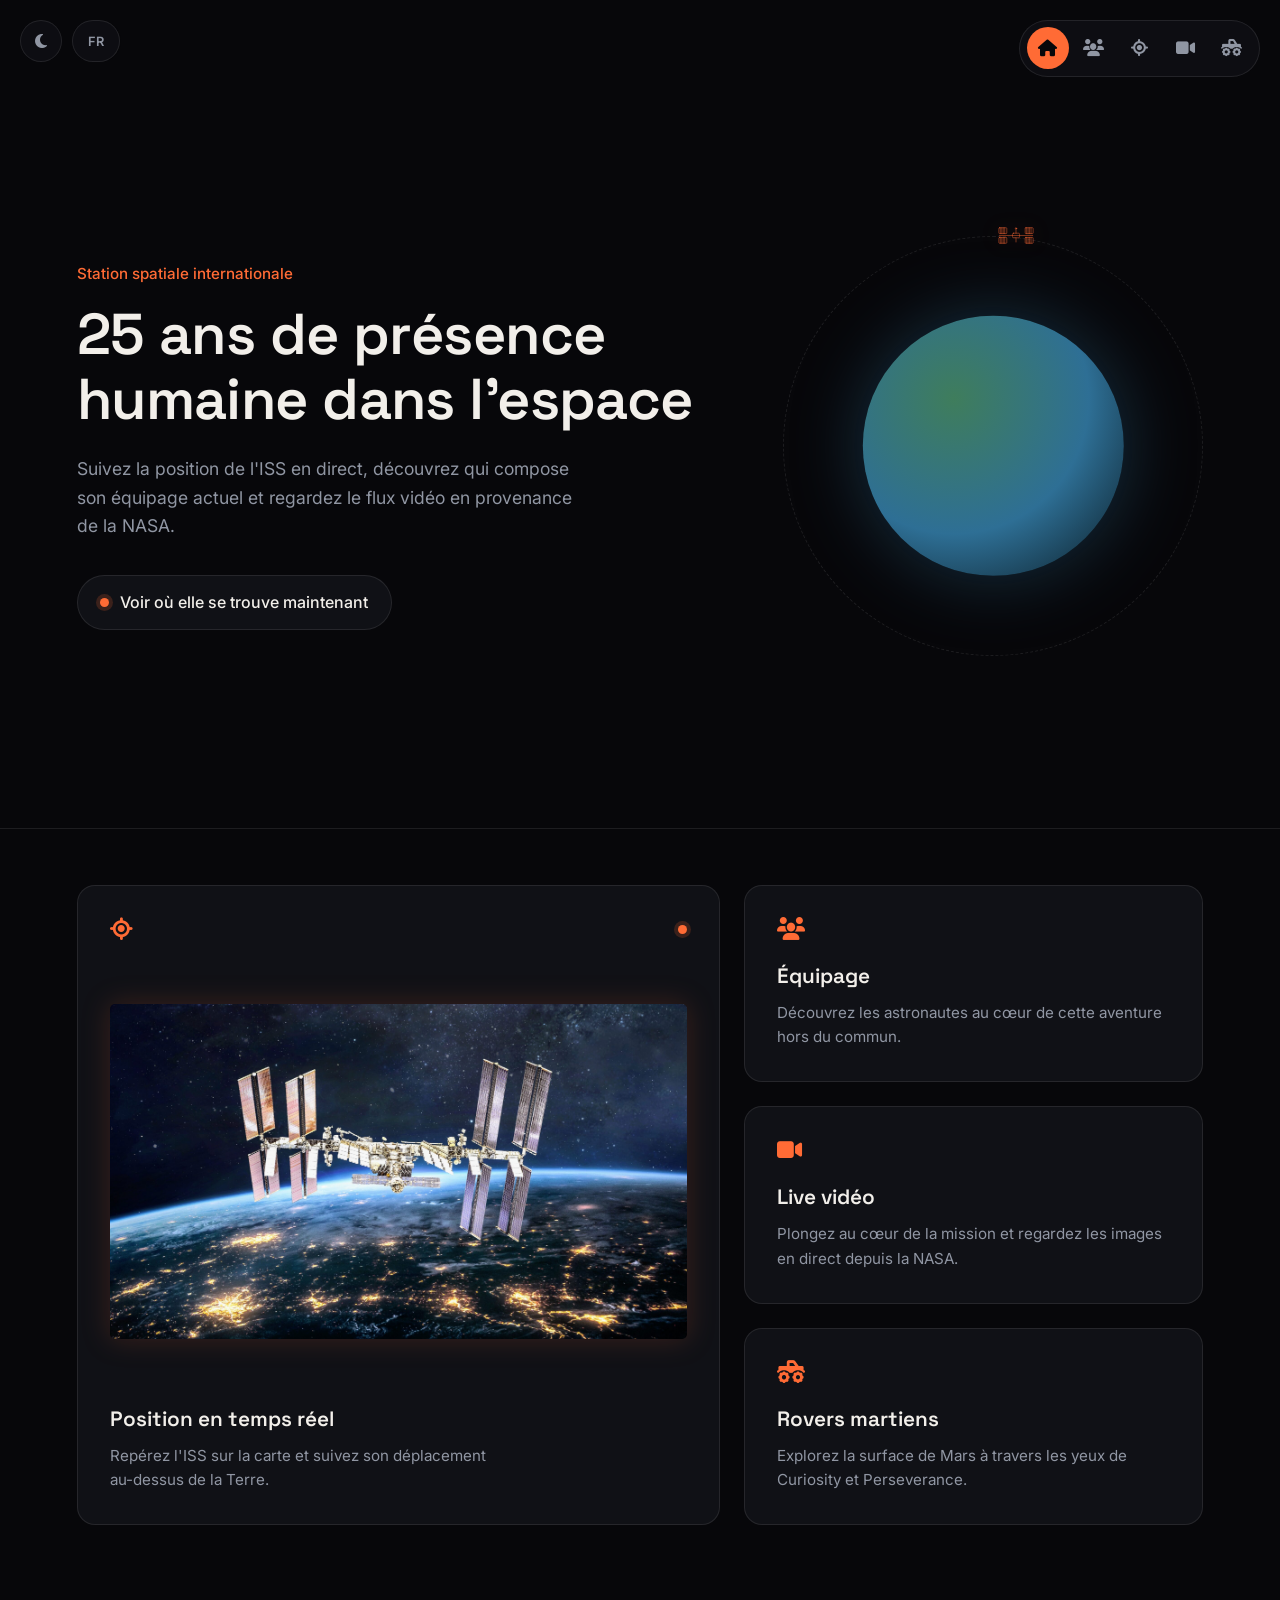
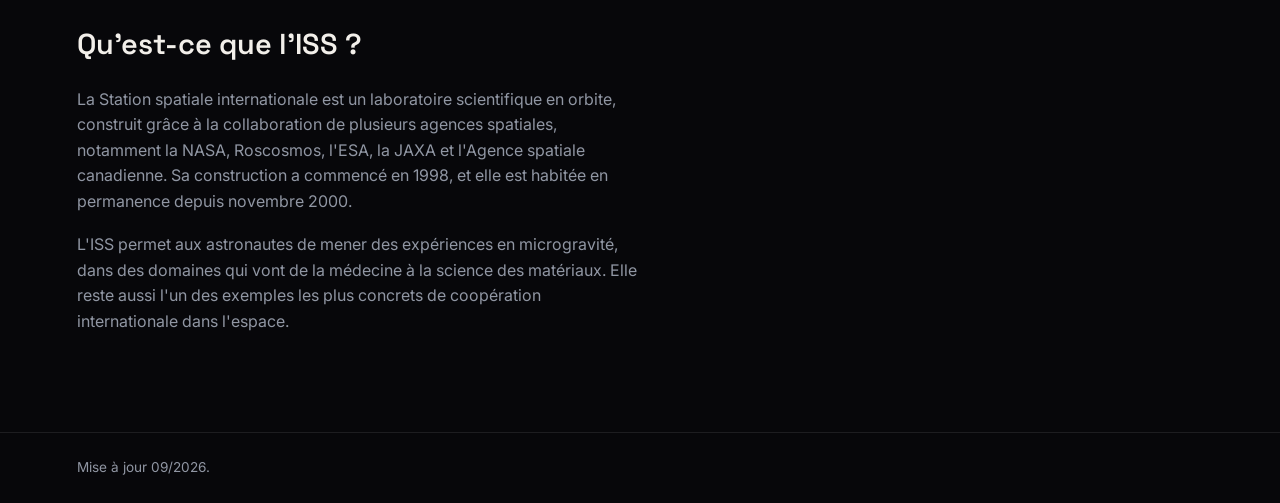
<file: index.html>
<!DOCTYPE html>
<html lang="fr">

<head>
    <meta charset="UTF-8">
    <script>
        if (localStorage.getItem('theme') === 'light') {
            document.documentElement.setAttribute('data-theme', 'light');
        }
        var storedLang = localStorage.getItem('lang');
        if (storedLang) {
            document.documentElement.setAttribute('lang', storedLang);
        }
    </script>
    <title data-i18n="index.title">Suivi ISS</title>
    <link rel="shortcut icon" href="./images/earth.png" type="image/x-icon">
    <meta name="viewport" content="width=device-width, initial-scale=1.0">
    <link rel="stylesheet" href="./styles.css/common.css">
    <link rel="stylesheet" href="./styles.css/home.css">
    <link rel="preconnect" href="https://fonts.googleapis.com">
    <link href="https://fonts.googleapis.com/css2?family=Space+Grotesk:wght@500;600;700&family=Inter:wght@400;500;600&display=swap" rel="stylesheet">
    <link rel="stylesheet" href="https://cdnjs.cloudflare.com/ajax/libs/font-awesome/6.7.2/css/all.min.css">
</head>

<body>
    <div class="controls-left">
        <button class="theme-toggle" id="theme-toggle" type="button" aria-label="Passer en mode clair">
            <i class="fa-solid fa-moon"></i>
        </button>
        <button id="lang-toggle" type="button" class="lang-toggle" aria-label="Choisir la langue">FR</button>
    </div>

    <nav class="navbar" id="navbar" aria-label="Navigation principale">
        <ul class="nav-links">
            <li><a href="index.html" class="active" data-i18n-aria="nav.home" aria-label="Accueil"><i class="fa-solid fa-house"></i></a></li>
            <li><a href="equipage.html" data-i18n-aria="nav.crew" aria-label="Équipage"><i class="fa-solid fa-users"></i></a></li>
            <li><a href="position.html" data-i18n-aria="nav.position" aria-label="Position en temps réel"><i
                        class="fa-solid fa-location-crosshairs"></i></a></li>
            <li><a href="live.html" data-i18n-aria="nav.live" aria-label="Live vidéo"><i class="fa-solid fa-video"></i></a></li>
            <li><a href="rovers.html" data-i18n-aria="nav.rovers" aria-label="Rovers"><i class="fa-solid fa-truck-monster"></i></a></li>
        </ul>
    </nav>
    <main>
        <header class="hero">
            <div class="hero-text">
                <p class="hero-kicker" data-i18n="home.kicker">Station spatiale internationale</p>
                <h1 data-i18n="home.title">25 ans de présence humaine dans l'espace</h1>
                <p class="hero-lead" data-i18n="home.lead">
                    Suivez la position de l'ISS en direct, découvrez qui compose son équipage actuel
                    et regardez le flux vidéo en provenance de la NASA.
                </p>
                <a class="hero-cta" href="position.html">
                    <span class="live-dot" aria-hidden="true"></span>
                    <span data-i18n="home.cta">Voir où elle se trouve maintenant</span>
                </a>
            </div>
            <div class="orbit-stage" aria-hidden="true">
                <div class="earth"></div>
                <div class="orbit-path"></div>
                <div class="orbit-rotor">
                    <div class="iss-marker">
                        <svg class="iss-glyph" viewBox="0 0 220 110" fill="none" stroke="currentColor"
                            stroke-width="2.2" stroke-linecap="round" stroke-linejoin="round">
                            <line x1="30" y1="55" x2="190" y2="55" />

                            <rect x="28" y="18" width="38" height="28" rx="3" />
                            <line x1="35" y1="18" x2="35" y2="46" />
                            <line x1="42" y1="18" x2="42" y2="46" />
                            <line x1="49" y1="18" x2="49" y2="46" />
                            <line x1="56" y1="18" x2="56" y2="46" />

                            <rect x="28" y="64" width="38" height="28" rx="3" />
                            <line x1="35" y1="64" x2="35" y2="92" />
                            <line x1="42" y1="64" x2="42" y2="92" />
                            <line x1="49" y1="64" x2="49" y2="92" />
                            <line x1="56" y1="64" x2="56" y2="92" />

                            <rect x="154" y="18" width="38" height="28" rx="3" />
                            <line x1="161" y1="18" x2="161" y2="46" />
                            <line x1="168" y1="18" x2="168" y2="46" />
                            <line x1="175" y1="18" x2="175" y2="46" />
                            <line x1="182" y1="18" x2="182" y2="46" />

                            <rect x="154" y="64" width="38" height="28" rx="3" />
                            <line x1="161" y1="64" x2="161" y2="92" />
                            <line x1="168" y1="64" x2="168" y2="92" />
                            <line x1="175" y1="64" x2="175" y2="92" />
                            <line x1="182" y1="64" x2="182" y2="92" />

                            <rect x="93" y="44" width="34" height="22" rx="5" />
                            <line x1="110" y1="44" x2="110" y2="24" />
                            <circle cx="110" cy="21" r="3.4" />
                            <line x1="110" y1="66" x2="110" y2="86" />
                        </svg>
                    </div>
                </div>
            </div>
        </header>
        <section class="destinations" aria-label="Accès rapide aux sections">
            <a class="tile tile-large" href="position.html">
                <div class="tile-top">
                    <i class="fa-solid fa-location-crosshairs"></i>
                    <span class="live-dot" aria-hidden="true"></span>
                </div>
                <div class="tile-illustration" aria-hidden="true">
                    <img class="iss-photo" src="./images/ISS-scaled.jpg" alt="photo-iss">
                </div>
                <h2 data-i18n="home.tile.position.title">Position en temps réel</h2>
                <p data-i18n="home.tile.position.desc">Repérez l'ISS sur la carte et suivez son déplacement au-dessus de la Terre.</p>
            </a>

            <div class="tile-stack">
                <a class="tile" href="equipage.html">
                    <i class="fa-solid fa-users"></i>
                    <h2 data-i18n="home.tile.crew.title">Équipage</h2>
                    <p data-i18n="home.tile.crew.desc">Découvrez les astronautes au cœur de cette aventure hors du commun.</p>
                </a>
                <a class="tile" href="live.html">
                    <i class="fa-solid fa-video"></i>
                    <h2 data-i18n="home.tile.live.title">Live vidéo</h2>
                    <p data-i18n="home.tile.live.desc">Plongez au cœur de la mission et regardez les images en direct depuis la NASA.</p>
                </a>
                <a class="tile" href="rovers.html">
                <i class="fa-solid fa-truck-monster"></i>
                <h2 data-i18n="home.tile.rovers.title">Rovers martiens</h2>
                <p data-i18n="home.tile.rovers.desc">Explorez la surface de Mars à travers les yeux de Curiosity et Perseverance.</p>
            </a>
            </div>
        </section>

        <section class="about">
            <h2 data-i18n="home.about.title">Qu'est-ce que l'ISS ?</h2>
            <p data-i18n="home.about.p1">
                La Station spatiale internationale est un laboratoire scientifique en orbite, construit grâce à la
                collaboration de plusieurs agences spatiales, notamment la NASA, Roscosmos, l'ESA, la JAXA et l'Agence
                spatiale canadienne. Sa construction a commencé en 1998, et elle est habitée en permanence depuis
                novembre 2000.
            </p>
            <p data-i18n="home.about.p2">
                L'ISS permet aux astronautes de mener des expériences en microgravité, dans des domaines qui vont de la
                médecine à la science des matériaux. Elle reste aussi l'un des exemples les plus concrets de coopération
                internationale dans l'espace.
            </p>
        </section>
    </main>
    <footer class="site-footer">
        <p data-i18n="footer.update">Mise à jour 09/2026.</p>
    </footer>
    <script src="i18n.js"></script>
    <script src="theme.js"></script>
</body>
</html>
</file>
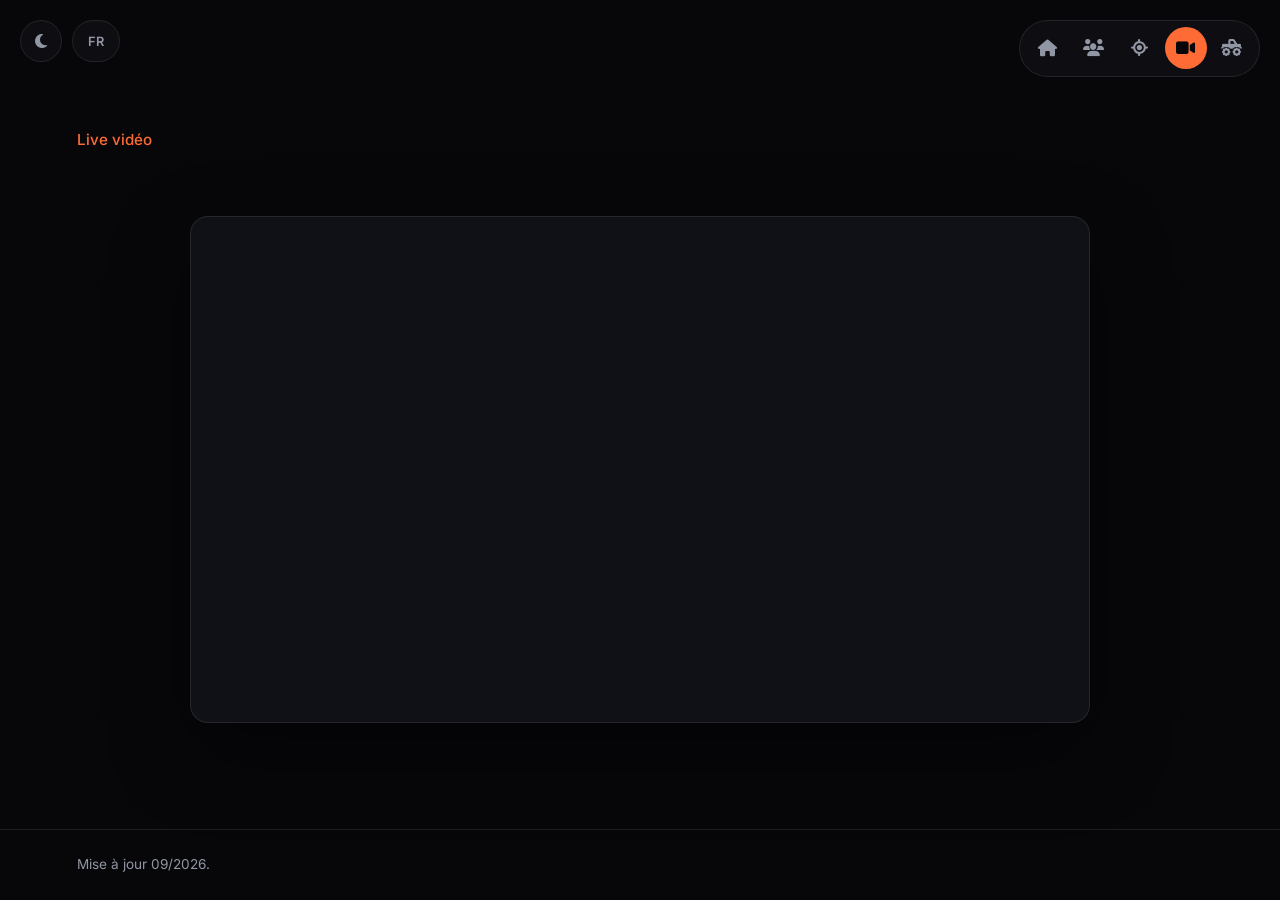
<file: live.html>
<!DOCTYPE html>
<html lang="fr">

<head>
    <meta charset="UTF-8">
    <script>
        if (localStorage.getItem('theme') === 'light') {
            document.documentElement.setAttribute('data-theme', 'light');
        }
        var storedLang = localStorage.getItem('lang');
        if (storedLang) {
            document.documentElement.setAttribute('lang', storedLang);
        }
    </script>
    <title data-i18n="live.title">Live vidéo — Suivi ISS</title>
    <link rel="shortcut icon" href="./images/earth.png" type="image/x-icon">
    <meta name="viewport" content="width=device-width, initial-scale=1.0">
    <link rel="preconnect" href="https://fonts.googleapis.com">
    <link href="https://fonts.googleapis.com/css2?family=Space+Grotesk:wght@500;600;700&family=Inter:wght@400;500;600&display=swap" rel="stylesheet">
    <link rel="stylesheet" href="https://cdnjs.cloudflare.com/ajax/libs/font-awesome/6.7.2/css/all.min.css">
    <link rel="stylesheet" href="./styles.css/common.css">
    <link rel="stylesheet" href="./styles.css/live.css">
</head>
<body>
    <div class="controls-left">
        <button class="theme-toggle" id="theme-toggle" type="button" aria-label="Passer en mode clair">
            <i class="fa-solid fa-moon"></i>
        </button>
        <button id="lang-toggle" type="button" class="lang-toggle" aria-label="Choisir la langue">FR</button>
    </div>
    <nav class="navbar" id="navbar" aria-label="Navigation principale">
        <ul class="nav-links">
            <li><a href="index.html" data-i18n-aria="nav.home" aria-label="Accueil"><i class="fa-solid fa-house"></i></a></li>
            <li><a href="equipage.html" data-i18n-aria="nav.crew" aria-label="Équipage"><i class="fa-solid fa-users"></i></a></li>
            <li><a href="position.html" data-i18n-aria="nav.position" aria-label="Position en temps réel"><i
                        class="fa-solid fa-location-crosshairs"></i></a></li>
            <li><a href="live.html" class="active" data-i18n-aria="nav.live" aria-label="Live vidéo"><i class="fa-solid fa-video"></i></a></li>
            <li><a href="rovers.html" data-i18n-aria="nav.rovers" aria-label="Rovers"><i class="fa-solid fa-truck-monster"></i></a></li>
        </ul>
    </nav>
    <main>
        <header class="page-header">
            <p class="page-kicker" data-i18n="live.kicker">Live vidéo</p>
        </header>
        <div class="live-stage">
            <div class="player-frame">
                <iframe src="https://player.twitch.tv/?channel=nasa&parent=dambpfl.github.io" allowfullscreen>
                </iframe>
            </div>
        </div>
    </main>
    <footer class="site-footer" data-i18n="footer.update">
        <p>Mise à jour 09/2026.</p>
    </footer>
    <script src="i18n.js"></script>
    <script src="theme.js"></script>
</body>
</html>
</file>
<file: styles.css/common.css>
* {
    margin: 0;
    padding: 0;
    box-sizing: border-box;
}

:root {
    --void: #07070a;
    --panel: #101116;
    --accent: #FF6B35;
    --accent-soft: rgba(255, 107, 53, 0.18);
    --earth-blue: #2E6F95;
    --earth-green: #3F7D5C;
    --text: #F2EFEA;
    --muted: #9096A3;
    --line: rgba(255, 255, 255, 0.09);
    --glass: rgba(16, 17, 22, 0.75);
    --on-accent: #07070a;

    --font-display: "Space Grotesk", "Inter", sans-serif;
    --font-body: "Inter", sans-serif;
}

html[data-theme="light"] {
    --void: #f5f3ef;
    --panel: #ffffff;
    --accent-soft: rgba(255, 107, 53, 0.14);
    --text: #16171c;
    --muted: #5c5f6b;
    --line: rgba(15, 15, 20, 0.1);
    --glass: rgba(255, 255, 255, 0.75);
}

html {
    height: 100%;
    scroll-behavior: smooth;
    transition: background-color 0.2s ease;
}

body {
    min-height: 100vh;
    display: flex;
    flex-direction: column;
    background-color: var(--void);
    color: var(--text);
    font-family: var(--font-body);
    line-height: 1.6;
    overflow-x: hidden;
}

main {
    flex: 1;
}

a {
    color: inherit;
    text-decoration: none;
}

a:focus-visible,
button:focus-visible {
    outline: 2px solid var(--accent);
    outline-offset: 3px;
}

/* ---------- Navigation ---------- */

.navbar {
    position: fixed;
    top: 20px;
    right: 20px;
    background-color: var(--glass);
    backdrop-filter: blur(10px);
    border: 1px solid var(--line);
    border-radius: 999px;
    padding: 0.4rem;
    z-index: 1000;
}

.nav-links {
    display: flex;
    gap: 0.25rem;
    list-style: none;
}

.nav-links a {
    display: flex;
    align-items: center;
    justify-content: center;
    width: 42px;
    height: 42px;
    border-radius: 999px;
    color: var(--muted);
    font-size: 1.05rem;
    transition: color 0.2s ease, background-color 0.2s ease;
}

.nav-links a:hover {
    color: var(--text);
    background-color: rgba(255, 255, 255, 0.06);
}

.nav-links a.active {
    background-color: var(--accent);
    color: var(--on-accent);
}

/* ---------- Contrôles en haut à gauche (thème + langue) ---------- */

.controls-left {
    position: fixed;
    top: 20px;
    left: 20px;
    z-index: 1000;
    display: flex;
    align-items: center;
    gap: 0.6rem;
}

.theme-toggle {
    width: 42px;
    height: 42px;
    display: flex;
    align-items: center;
    justify-content: center;
    background-color: var(--glass);
    backdrop-filter: blur(10px);
    border: 1px solid var(--line);
    border-radius: 999px;
    color: var(--muted);
    font-size: 1rem;
    cursor: pointer;
    transition: color 0.2s ease, border-color 0.2s ease;
}

.theme-toggle:hover {
    color: var(--text);
    border-color: var(--accent);
}

.lang-toggle {
    height: 42px;
    padding: 0 0.95rem;
    display: flex;
    align-items: center;
    justify-content: center;
    background-color: var(--glass);
    backdrop-filter: blur(10px);
    border: 1px solid var(--line);
    border-radius: 999px;
    color: var(--muted);
    font-family: var(--font-body);
    font-size: 0.8rem;
    font-weight: 600;
    letter-spacing: 0.02em;
    cursor: pointer;
    transition: color 0.2s ease, border-color 0.2s ease;
}

.lang-toggle:hover {
    color: var(--text);
    border-color: var(--accent);
}

@media (max-width: 480px) {

    .controls-left,
    .navbar {
        top: 12px;
    }

    .controls-left {
        left: 12px;
        gap: 0.4rem;
    }

    .navbar {
        right: 12px;
        padding: 0.3rem;
    }

    .nav-links {
        gap: 0.15rem;
    }

    .nav-links a {
        width: 38px;
        height: 38px;
        font-size: 0.95rem;
    }

    .theme-toggle {
        width: 38px;
        height: 38px;
        font-size: 0.9rem;
    }

    .lang-toggle {
        height: 38px;
        padding: 0 0.75rem;
        font-size: 0.75rem;
    }
}

/* ---------- Indicateur "en direct" (partagé entre pages) ---------- */

.live-dot {
    width: 9px;
    height: 9px;
    border-radius: 50%;
    background-color: var(--accent);
    box-shadow: 0 0 0 4px var(--accent-soft);
    flex-shrink: 0;
    animation: pulse 3.2s ease-in-out infinite;
}

@keyframes pulse {

    0%,
    100% {
        opacity: 1;
    }

    50% {
        opacity: 0.4;
    }
}

@media (prefers-reduced-motion: reduce) {
    .live-dot {
        animation: none;
    }
}

/* ---------- En-tête de page générique (pages secondaires) ---------- */

.page-header {
    padding: 8rem 6vw 3rem;
    max-width: 1500px;
}

.page-kicker {
    color: var(--accent);
    font-size: 0.95rem;
    font-weight: 500;
    margin-bottom: 1rem;
}

.page-header h1 {
    font-family: var(--font-display);
    font-weight: 600;
    font-size: clamp(2rem, 4vw, 3rem);
    line-height: 1.15;
    margin-bottom: 1rem;
}

.page-lead {
    color: var(--muted);
    font-size: 1.05rem;
    max-width: 100ch;
}

/* ---------- Main-body (conteneur générique pages secondaires) ---------- */

.main-body {
    padding: 8rem 6vw 4rem;
    min-height: 100%;
}

.main-body h1 {
    display: flex;
    align-items: center;
    justify-content: center;
    gap: 10px;
    font-family: var(--font-display);
    font-weight: 600;
    color: var(--text);
    margin-bottom: 1.5rem;
}

.main-body h1 .iss-img {
    width: 50px;
    height: auto;
}

@media (max-width: 380px) {
    .main-body h1 {
        font-size: 1.3rem;
    }

    .main-body h1 .iss-img {
        width: 30px;
    }
}

/* ---------- Footer ---------- */

.site-footer {
    border-top: 1px solid var(--line);
    padding: 1.5rem 6vw;
    color: var(--muted);
    font-size: 0.85rem;
}
</file>
<file: styles.css/home.css>
/* ---------- Hero ---------- */

.hero {
    position: relative;
    display: flex;
    align-items: center;
    justify-content: space-between;
    gap: 3rem;
    min-height: 92vh;
    padding: 8rem 6vw 4rem;
    overflow: hidden;
}

.hero-text {
    max-width: 625px;
    z-index: 2;
}

.hero-kicker {
    color: var(--accent);
    font-size: 0.95rem;
    font-weight: 500;
    margin-bottom: 1rem;
}

.hero h1 {
    font-family: var(--font-display);
    font-weight: 600;
    font-size: clamp(2.2rem, 4.8vw, 3.6rem);
    line-height: 1.12;
    letter-spacing: -0.01em;
    margin-bottom: 1.5rem;
}

.hero-lead {
    color: var(--muted);
    font-size: 1.1rem;
    max-width: 46ch;
    margin-bottom: 2.2rem;
}

.hero-cta {
    display: inline-flex;
    align-items: center;
    gap: 0.7rem;
    background-color: var(--panel);
    border: 1px solid var(--line);
    padding: 0.85rem 1.4rem;
    border-radius: 999px;
    font-weight: 500;
    transition: border-color 0.2s ease, background-color 0.2s ease;
}

.hero-cta:hover {
    border-color: var(--accent);
    background-color: rgba(255, 107, 53, 0.08);
}

/* ---------- Orbit graphic ---------- */

.orbit-stage {
    position: relative;
    width: min(38vw, 420px);
    height: min(38vw, 420px);
    flex-shrink: 0;
}

.earth {
    position: absolute;
    width: 62%;
    height: 62%;
    border-radius: 50%;
    top: 50%;
    left: 50%;
    transform: translate(-50%, -50%);
    background: radial-gradient(circle at 35% 32%, var(--earth-green), var(--earth-blue) 55%, #0a1a22 100%);
    box-shadow: 0 0 70px rgba(46, 111, 149, 0.4);
}

.orbit-path {
    position: absolute;
    inset: 0;
    border: 1px dashed var(--line);
    border-radius: 50%;
}

.orbit-rotor {
    position: absolute;
    inset: 0;
    animation: spin 26s linear infinite;
}

.iss-marker {
    position: absolute;
    top: -12px;
    left: 50%;
    width: 46px;
    animation: counter-spin 26s linear infinite;
}

.iss-glyph {
    width: 100%;
    height: auto;
    color: var(--accent);
    filter: drop-shadow(0 0 10px var(--accent-soft));
}

@keyframes counter-spin {
    from {
        transform: translateX(-50%) rotate(0deg);
    }

    to {
        transform: translateX(-50%) rotate(-360deg);
    }
}

@keyframes spin {
    to {
        transform: rotate(360deg);
    }
}

@media (prefers-reduced-motion: reduce) {
    .orbit-rotor {
        animation: none;
    }

    .iss-marker {
        animation: none;
    }
}

/* ---------- Destinations ---------- */

.destinations {
    display: grid;
    grid-template-columns: 1.4fr 1fr;
    gap: 1.5rem;
    padding: 3.5rem 6vw 4rem;
    border-top: 1px solid var(--line);
}

.tile-stack {
    display: flex;
    flex-direction: column;
    gap: 1.5rem;
}

.tile {
    position: relative;
    background-color: var(--panel);
    border: 1px solid var(--line);
    border-radius: 18px;
    padding: 2rem;
    transition: border-color 0.2s ease, transform 0.2s ease;
}

.tile:hover {
    border-color: var(--accent);
    transform: translateY(-3px);
}

.tile i {
    font-size: 1.4rem;
    color: var(--accent);
    margin-bottom: 1.2rem;
    display: inline-block;
}

.tile h2 {
    font-family: var(--font-display);
    font-size: 1.3rem;
    font-weight: 600;
    margin-bottom: 0.5rem;
}

.tile p {
    color: var(--muted);
    font-size: 0.95rem;
    max-width: 40ch;
}

.tile-large {
    display: flex;
    flex-direction: column;
    min-height: 320px;
}

.tile-top {
    display: flex;
    align-items: center;
    justify-content: space-between;
}

.tile-top i {
    margin-bottom: 0;
}

.tile-illustration {
    position: relative;
    flex: 1;
    min-height: 130px;
    margin: 1.6rem 0;
    display: flex;
    align-items: center;
    justify-content: center;
}

.iss-photo {
    width: 100%;
    object-fit: cover;
    border-radius: 5px;
    height: auto;
    color: var(--accent);
    filter: drop-shadow(0 0 14px var(--accent-soft));
}

/* ---------- About ---------- */

.about {
    max-width: 720px;
    padding: 2rem 6vw 5rem;
}

.about h2 {
    font-family: var(--font-display);
    font-size: 1.8rem;
    font-weight: 600;
    margin-bottom: 1.2rem;
}

.about p {
    color: var(--muted);
    margin-bottom: 1.1rem;
    max-width: 68ch;
}

/* ---------- Responsive ---------- */

@media (max-width: 900px) {
    .hero {
        flex-direction: column;
        text-align: left;
        padding-top: 7rem;
    }

    .orbit-stage {
        width: 60vw;
        height: 60vw;
        margin-top: 2rem;
    }

    .destinations {
        grid-template-columns: 1fr;
    }
}
</file>
<file: styles.css/live.css>
.live-stage {
    display: flex;
    justify-content: center;
    padding: 0 6vw 4rem;
}

.player-frame {
    position: relative;
    width: 100%;
    max-width: 900px;
    aspect-ratio: 16 / 9;
    border-radius: 18px;
    overflow: hidden;
    background-color: var(--panel);
    border: 1px solid var(--line);
    box-shadow: 0 30px 80px rgba(0, 0, 0, 0.45);
}

.player-frame iframe {
    width: 100%;
    height: 100%;
    border: none;
    display: block;
}
</file>
